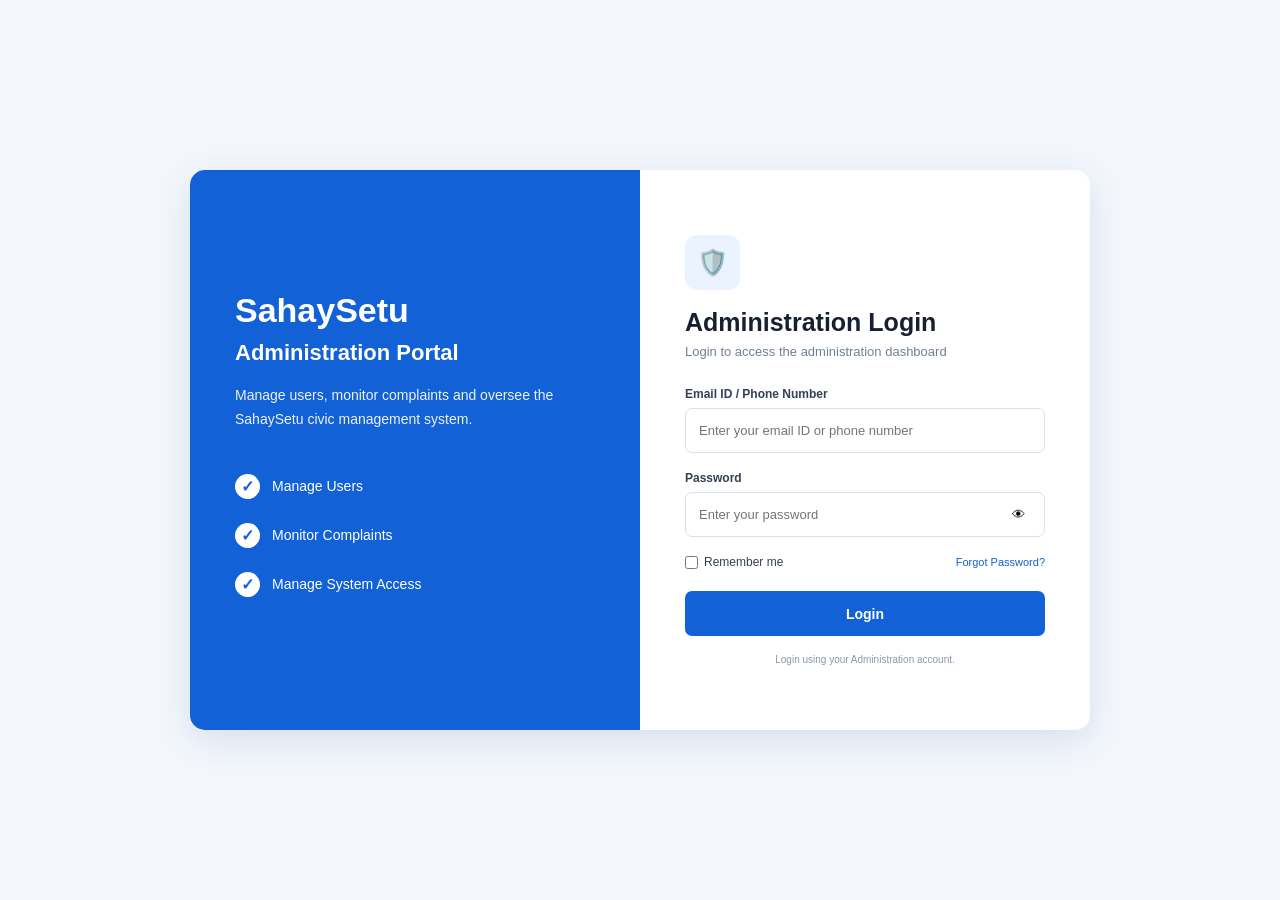
<file: frontend/administration/administration-login.html>
<!DOCTYPE html>
<html lang="en">

<head>
    <meta charset="UTF-8">
    <meta name="viewport" content="width=device-width, initial-scale=1.0">

    <title>SahaySetu - Administration Login</title>

    <link rel="stylesheet" href="administration-login.css">
</head>

<body>

    <div class="login-container">

        <!-- LEFT SIDE -->

        <div class="login-info">

            <h1>SahaySetu</h1>

            <h2>Administration Portal</h2>

            <p>
                Manage users, monitor complaints and
                oversee the SahaySetu civic management system.
            </p>


            <div class="info-box">
                <span>✓</span>
                <p>Manage Users</p>
            </div>


            <div class="info-box">
                <span>✓</span>
                <p>Monitor Complaints</p>
            </div>


            <div class="info-box">
                <span>✓</span>
                <p>Manage System Access</p>
            </div>

        </div>


        <!-- RIGHT SIDE -->

        <div class="login-box">

            <div class="login-icon">
                🛡️
            </div>


            <h2>Administration Login</h2>


            <p class="subtitle">
                Login to access the administration dashboard
            </p>


            <form id="loginForm">


                <label for="login">
                    Email ID / Phone Number
                </label>


                <input
                    type="text"
                    id="login"
                    placeholder="Enter your email ID or phone number"
                    autocomplete="username"
                    required
                >


                <label for="password">
                    Password
                </label>


                <div class="password-box">

                    <input
                        type="password"
                        id="password"
                        placeholder="Enter your password"
                        autocomplete="current-password"
                        required
                    >


                    <button
                        type="button"
                        class="show-password"
                        onclick="togglePassword()"
                    >
                        👁
                    </button>

                </div>


                <div class="login-options">

                    <label class="remember">

                        <input
                            type="checkbox"
                            id="rememberMe"
                        >

                        Remember me

                    </label>


                    <a href="#">
                        Forgot Password?
                    </a>

                </div>


                <button
                    type="submit"
                    class="login-button"
                    id="loginButton"
                >
                    Login
                </button>


            </form>


            <p
                class="login-message"
                id="loginMessage"
            >
                Login using your Administration account.
            </p>

        </div>

    </div>


    <script src="administration-login.js"></script>

</body>

</html>
</file>
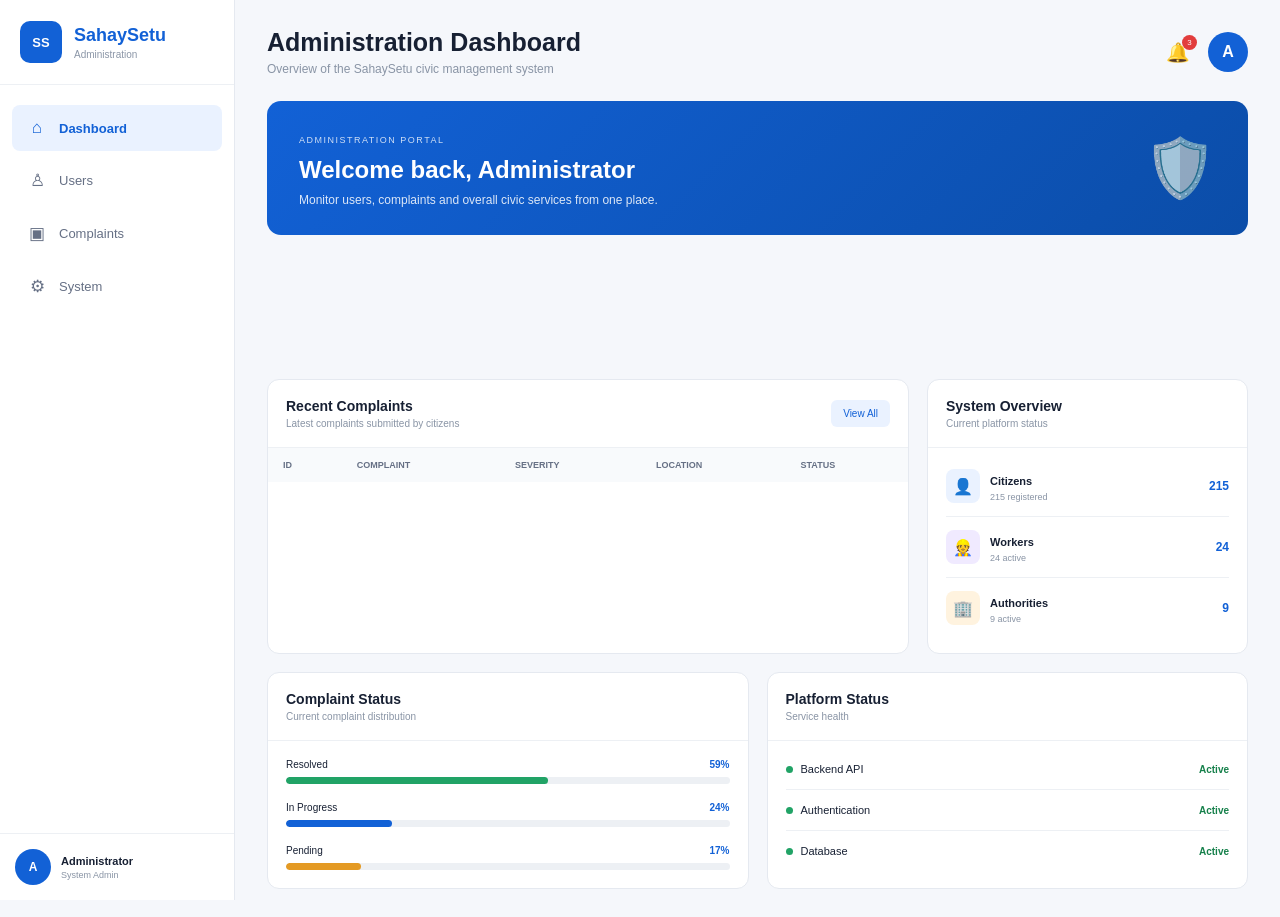
<file: frontend/administration/administration.html>
<!DOCTYPE html>
<html lang="en">

<head>
    <meta charset="UTF-8">
    <meta name="viewport" content="width=device-width, initial-scale=1.0">

    <title>SahaySetu - Administration Dashboard</title>

    <link rel="stylesheet" href="administration.css">
</head>

<body>

    <!-- SIDEBAR -->
    <aside class="sidebar">

        <div class="brand">
            <div class="brand-logo">SS</div>

            <div>
                <h2>SahaySetu</h2>
                <p>Administration</p>
            </div>
        </div>


        <nav class="navigation">

            <button class="nav-btn active"
                    onclick="showSection('dashboard', this)">
                <span>⌂</span>
                Dashboard
            </button>

            <button class="nav-btn"
                    onclick="showSection('users', this)">
                <span>♙</span>
                Users
            </button>

            <button class="nav-btn"
                    onclick="showSection('complaints', this)">
                <span>▣</span>
                Complaints
            </button>

            <button class="nav-btn"
                    onclick="showSection('system', this)">
                <span>⚙</span>
                System
            </button>

        </nav>


        <div class="sidebar-footer">

            <div class="admin-mini">

                <div class="mini-avatar">
                    A
                </div>

                <div>
                    <strong>Administrator</strong>
                    <small>System Admin</small>
                </div>

            </div>

        </div>

    </aside>


    <!-- MAIN CONTENT -->
    <main class="main-content">

        <!-- TOP BAR -->
        <header class="topbar">

            <div>

                <h1 id="pageTitle">
                    Administration Dashboard
                </h1>

                <p id="pageSubtitle">
                    Overview of the SahaySetu civic management system
                </p>

            </div>


            <div class="topbar-right">

                <div class="notification">
                    🔔
                    <span>3</span>
                </div>

                <div class="profile-avatar">
                    A
                </div>

            </div>

        </header>


        <!-- ================= DASHBOARD ================= -->

        <section id="dashboard" class="section active">

            <!-- WELCOME -->

            <div class="welcome-card">

                <div>

                    <span class="welcome-label">
                        ADMINISTRATION PORTAL
                    </span>

                    <h2>
                        Welcome back, Administrator
                    </h2>

                    <p>
                        Monitor users, complaints and overall
                        civic services from one place.
                    </p>

                </div>


                <div class="welcome-symbol">
                    🛡️
                </div>

            </div>


            <!-- STATISTICS -->

            <div class="stats-grid stats-loading">

                <div class="stat-card">

                    <div class="stat-icon blue">
                        👥
                    </div>

                    <div>
                        <p>Total Users</p>
                        <h2 id="totalUsers">0</h2>
                        <small>Registered accounts</small>
                    </div>

                </div>


                <div class="stat-card">

                    <div class="stat-icon orange">
                        ⚠
                    </div>

                    <div>
                        <p>Total Complaints</p>
                        <h2 id="totalComplaints">0</h2>
                        <small>All complaints</small>
                    </div>

                </div>


                <div class="stat-card">

                    <div class="stat-icon green">
                        ✓
                    </div>

                    <div>
                        <p>Resolved</p>
                        <h2 id="resolvedComplaints">0</h2>
                        <small>Successfully resolved</small>
                    </div>

                </div>


                <div class="stat-card">

                    <div class="stat-icon red">
                        !
                    </div>

                    <div>
                        <p>Pending</p>
                        <h2 id="pendingComplaints">0</h2>
                        <small>Need attention</small>
                    </div>

                </div>

            </div>


            <!-- MAIN DASHBOARD GRID -->

            <div class="dashboard-grid">

                <!-- RECENT COMPLAINTS -->

                <div class="card complaints-card">

                    <div class="card-heading">

                        <div>
                            <h3>Recent Complaints</h3>
                            <p>Latest complaints submitted by citizens</p>
                        </div>

                        <button class="view-btn"
                                onclick="showSectionByName('complaints')">
                            View All
                        </button>

                    </div>


                    <div class="table-wrapper">

                        <table>

                            <thead>

                                <tr>
                                    <th>ID</th>
                                    <th>Complaint</th>
                                    <th>Severity</th>
                                    <th>Location</th>
                                    <th>Status</th>
                                </tr>

                            </thead>

                            <tbody id="recentComplaints">

                            </tbody>

                        </table>

                    </div>

                </div>


                <!-- QUICK OVERVIEW -->

                <div class="card">

                    <div class="card-heading">

                        <div>
                            <h3>System Overview</h3>
                            <p>Current platform status</p>
                        </div>

                    </div>


                    <div class="overview-list">

                        <div class="overview-item">

                            <div class="overview-icon blue">
                                👤
                            </div>

                            <div>
                                <strong>Citizens</strong>
                                <p>215 registered</p>
                            </div>

                            <span>215</span>

                        </div>


                        <div class="overview-item">

                            <div class="overview-icon purple">
                                👷
                            </div>

                            <div>
                                <strong>Workers</strong>
                                <p>24 active</p>
                            </div>

                            <span>24</span>

                        </div>


                        <div class="overview-item">

                            <div class="overview-icon orange">
                                🏢
                            </div>

                            <div>
                                <strong>Authorities</strong>
                                <p>9 active</p>
                            </div>

                            <span>9</span>

                        </div>

                    </div>

                </div>

            </div>


            <!-- BOTTOM GRID -->

            <div class="bottom-grid">

                <div class="card">

                    <div class="card-heading">

                        <div>
                            <h3>Complaint Status</h3>
                            <p>Current complaint distribution</p>
                        </div>

                    </div>


                    <div class="status-bars">

                        <div class="bar-row">

                            <div class="bar-info">
                                <span>Resolved</span>
                                <strong>59%</strong>
                            </div>

                            <div class="bar">
                                <div class="bar-fill green-fill"
                                     style="width: 59%;">
                                </div>
                            </div>

                        </div>


                        <div class="bar-row">

                            <div class="bar-info">
                                <span>In Progress</span>
                                <strong>24%</strong>
                            </div>

                            <div class="bar">
                                <div class="bar-fill blue-fill"
                                     style="width: 24%;">
                                </div>
                            </div>

                        </div>


                        <div class="bar-row">

                            <div class="bar-info">
                                <span>Pending</span>
                                <strong>17%</strong>
                            </div>

                            <div class="bar">
                                <div class="bar-fill orange-fill"
                                     style="width: 17%;">
                                </div>
                            </div>

                        </div>

                    </div>

                </div>


                <div class="card">

                    <div class="card-heading">

                        <div>
                            <h3>Platform Status</h3>
                            <p>Service health</p>
                        </div>

                    </div>


                    <div class="service-list">

                        <div class="service-row">

                            <span>
                                <i class="online-dot"></i>
                                Backend API
                            </span>

                            <strong>Active</strong>

                        </div>


                        <div class="service-row">

                            <span>
                                <i class="online-dot"></i>
                                Authentication
                            </span>

                            <strong>Active</strong>

                        </div>


                        <div class="service-row">

                            <span>
                                <i class="online-dot"></i>
                                Database
                            </span>

                            <strong>Active</strong>

                        </div>

                    </div>

                </div>

            </div>

        </section>


        <!-- ================= USERS ================= -->

        <section id="users" class="section">

            <div class="section-title">

                <div>
                    <h2>User Management</h2>

                    <p>
                        View and manage SahaySetu users.
                    </p>
                </div>

                <button class="primary-btn"
                        onclick="refreshUsers()">
                    ↻ Refresh
                </button>

            </div>


            <div class="card">

                <div class="toolbar">

                    <input
                        type="text"
                        id="userSearch"
                        placeholder="Search users..."
                        oninput="searchUsers()">

                    <select id="roleFilter"
                            onchange="searchUsers()">

                        <option value="all">
                            All Roles
                        </option>

                        <option value="citizen">
                            Citizen
                        </option>

                        <option value="worker">
                            Worker
                        </option>

                        <option value="authority">
                            Authority
                        </option>

                        <option value="admin">
                            Administration
                        </option>

                    </select>

                </div>


                <div class="table-wrapper">

                    <table>

                        <thead>

                            <tr>
                                <th>ID</th>
                                <th>Name</th>
                                <th>Email</th>
                                <th>Role</th>
                                <th>Status</th>
                            </tr>

                        </thead>

                        <tbody id="usersTable">

                        </tbody>

                    </table>

                </div>

            </div>

        </section>


        <!-- ================= COMPLAINTS ================= -->

        <section id="complaints" class="section">

            <div class="section-title">

                <div>
                    <h2>Complaint Management</h2>

                    <p>
                        Monitor complaints received from citizens.
                    </p>
                </div>

                <button class="primary-btn"
                        onclick="refreshComplaints()">
                    ↻ Refresh
                </button>

            </div>


            <div class="card">

                <div class="toolbar">

                    <input
                        type="text"
                        id="complaintSearch"
                        placeholder="Search complaints..."
                        oninput="searchComplaints()">


                    <select id="complaintStatusFilter"
                            onchange="searchComplaints()">

                        <option value="all">
                            All Status
                        </option>

                        <option value="pending">
                            Pending
                        </option>

                        <option value="progress">
                            In Progress
                        </option>

                        <option value="resolved">
                            Resolved
                        </option>

                    </select>

                </div>


                <div class="table-wrapper">

                    <table>

                        <thead>

                            <tr>
                                <th>ID</th>
                                <th>Complaint</th>
                                <th>Location</th>
                                <th>Priority</th>
                                <th>Status</th>
                            </tr>

                        </thead>

                        <tbody id="complaintsTable">

                        </tbody>

                    </table>

                </div>

            </div>

        </section>


        <!-- ================= SYSTEM ================= -->

        <section id="system" class="section">

            <div class="section-title">

                <div>
                    <h2>System Information</h2>

                    <p>
                        SahaySetu platform information.
                    </p>
                </div>

            </div>


            <div class="system-grid">

                <div class="system-card">

                    <span>Frontend</span>

                    <strong>HTML / CSS / JavaScript</strong>

                </div>


                <div class="system-card">

                    <span>Backend</span>

                    <strong>FastAPI</strong>

                </div>


                <div class="system-card">

                    <span>Database</span>

                    <strong>PostgreSQL</strong>

                </div>


                <div class="system-card">

                    <span>Authentication</span>

                    <strong>Bearer Token</strong>

                </div>

            </div>

        </section>

    </main>


    <script src="administration.js"></script>

</body>

</html>
</file>
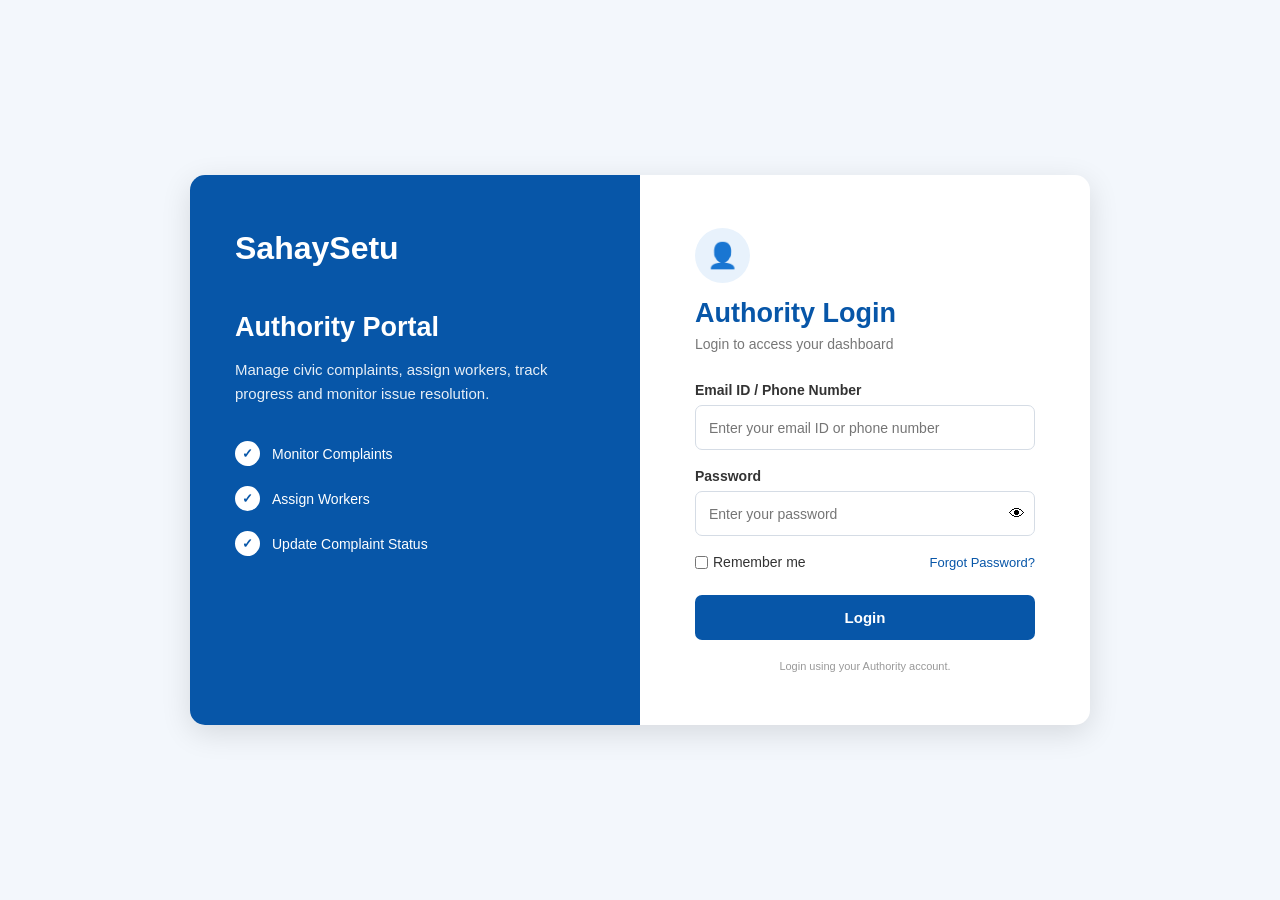
<file: frontend/authority-dashboard/authority.html>
<!DOCTYPE html>
<html lang="en">

<head>
    <meta charset="UTF-8">
    <meta name="viewport" content="width=device-width, initial-scale=1.0">

    <title>SahaySetu | Authority Dashboard</title>

    <link rel="stylesheet" href="authority.css">
</head>

<body>

    <!-- ================= SIDEBAR ================= -->

    <aside class="sidebar" id="sidebar">

        <div class="brand">

            <div class="brand-icon">
                S
            </div>

            <div>
                <h2>SahaySetu</h2>
                <span>Authority Portal</span>
            </div>

        </div>


        <nav class="navigation">

            <button
                class="nav-item active"
                onclick="showSection('dashboard', this)"
            >
                <span class="nav-icon">▦</span>
                <span>Dashboard</span>
            </button>


            <button
                class="nav-item"
                onclick="showSection('complaints', this)"
            >
                <span class="nav-icon">☷</span>
                <span>Complaints</span>
            </button>


            <button
                class="nav-item"
                onclick="showSection('workers', this)"
            >
                <span class="nav-icon">♙</span>
                <span>Workers</span>
            </button>


            <button
                class="nav-item"
                onclick="showSection('incidents', this)"
            >
                <span class="nav-icon">⚠</span>
                <span>Incidents</span>
            </button>


            <button
                class="nav-item"
                onclick="showSection('reports', this)"
            >
                <span class="nav-icon">▤</span>
                <span>Reports</span>
            </button>

        </nav>


        <div class="sidebar-bottom">

            <div class="help-box">

                <div class="help-icon">
                    ?
                </div>

                <div>
                    <strong>Need Help?</strong>
                    <p>Contact SahaySetu support.</p>
                </div>

            </div>


            <button
                class="logout-side"
                onclick="logout()"
            >
                <span>↪</span>
                Logout
            </button>

        </div>

    </aside>



    <!-- ================= MAIN AREA ================= -->

    <div class="main-area">

        <!-- HEADER -->

        <header class="topbar">

            <button
                class="menu-button"
                onclick="toggleSidebar()"
            >
                ☰
            </button>


            <div class="topbar-title">

                <span>Authority Management System</span>

            </div>


            <div class="topbar-right">

                <button
                    class="notification-button"
                    title="Notifications"
                >
                    🔔
                    <span class="notification-dot"></span>
                </button>


                <div class="profile">

                    <div class="profile-avatar">
                        A
                    </div>

                    <div class="profile-info">

                        <strong>Authority</strong>

                        <span id="authorityEmail">
                            Logged in
                        </span>

                    </div>

                </div>

            </div>

        </header>



        <!-- ================= CONTENT ================= -->

        <main class="content">


            <!-- ===================================== -->
            <!-- DASHBOARD SECTION -->
            <!-- ===================================== -->

            <section
                id="dashboard"
                class="page-section active-section"
            >

                <div class="page-heading">

                    <div>

                        <p class="small-heading">
                            OVERVIEW
                        </p>

                        <h1>Authority Dashboard</h1>

                        <p>
                            Monitor civic complaints and coordinate
                            issue resolution across Ghaziabad.
                        </p>

                    </div>


                    <button
                        class="primary-button"
                        onclick="loadComplaints()"
                    >
                        ↻ Refresh Data
                    </button>

                </div>



                <!-- STATISTICS -->

                <div class="stats-grid">

                    <div class="stat-card">

                        <div class="stat-top">

                            <div class="stat-icon blue">
                                ☷
                            </div>

                            <span class="stat-label">
                                TOTAL
                            </span>

                        </div>

                        <h2 id="totalComplaints">
                            0
                        </h2>

                        <p>
                            All complaints
                        </p>

                    </div>


                    <div class="stat-card">

                        <div class="stat-top">

                            <div class="stat-icon orange">
                                !
                            </div>

                            <span class="stat-label">
                                PENDING
                            </span>

                        </div>

                        <h2 id="pendingComplaints">
                            0
                        </h2>

                        <p>
                            Need attention
                        </p>

                    </div>


                    <div class="stat-card">

                        <div class="stat-top">

                            <div class="stat-icon purple">
                                ◷
                            </div>

                            <span class="stat-label">
                                IN PROGRESS
                            </span>

                        </div>

                        <h2 id="progressComplaints">
                            0
                        </h2>

                        <p>
                            Being resolved
                        </p>

                    </div>


                    <div class="stat-card">

                        <div class="stat-top">

                            <div class="stat-icon green">
                                ✓
                            </div>

                            <span class="stat-label">
                                RESOLVED
                            </span>

                        </div>

                        <h2 id="resolvedComplaints">
                            0
                        </h2>

                        <p>
                            Successfully closed
                        </p>

                    </div>

                </div>



                <!-- MAIN DASHBOARD GRID -->

                <div class="dashboard-grid">


                    <!-- RECENT COMPLAINTS -->

                    <div class="panel complaints-panel">

                        <div class="panel-header">

                            <div>

                                <h2>Recent Complaints</h2>

                                <p>
                                    Latest civic issues reported
                                </p>

                            </div>

                            <button
                                class="text-button"
                                onclick="showSectionById('complaints')"
                            >
                                View All →
                            </button>

                        </div>


                        <div
                            id="recentComplaints"
                            class="table-wrapper"
                        >

                            <div class="loading">
                                Loading complaints...
                            </div>

                        </div>

                    </div>



                    <!-- PRIORITY -->

                    <div class="panel priority-panel">

                        <div class="panel-header">

                            <div>

                                <h2>Priority Overview</h2>

                                <p>
                                    Complaints requiring attention
                                </p>

                            </div>

                        </div>


                        <div class="priority-list">

                            <div class="priority-item">

                                <div class="priority-left">

                                    <span class="priority-dot high"></span>

                                    <span>High Priority</span>

                                </div>

                                <strong id="highPriority">
                                    0
                                </strong>

                            </div>


                            <div class="priority-item">

                                <div class="priority-left">

                                    <span class="priority-dot medium"></span>

                                    <span>Medium Priority</span>

                                </div>

                                <strong id="mediumPriority">
                                    0
                                </strong>

                            </div>


                            <div class="priority-item">

                                <div class="priority-left">

                                    <span class="priority-dot low"></span>

                                    <span>Low Priority</span>

                                </div>

                                <strong id="lowPriority">
                                    0
                                </strong>

                            </div>

                        </div>


                        <div class="priority-note">

                            <strong>Smart monitoring</strong>

                            <p>
                                Prioritize complaints based on
                                severity and community impact.
                            </p>

                        </div>

                    </div>

                </div>


                <!-- QUICK ACTIONS -->

                <div class="panel quick-panel">

                    <div class="panel-header">

                        <div>

                            <h2>Quick Actions</h2>

                            <p>
                                Frequently used authority tools
                            </p>

                        </div>

                    </div>


                    <div class="quick-actions">

                        <button
                            onclick="showSectionById('complaints')"
                            class="quick-action"
                        >

                            <span class="quick-icon blue-bg">
                                ☷
                            </span>

                            <div>
                                <strong>Manage Complaints</strong>
                                <span>
                                    Review and monitor complaints
                                </span>
                            </div>

                        </button>


                        <button
                            onclick="showSectionById('workers')"
                            class="quick-action"
                        >

                            <span class="quick-icon purple-bg">
                                ♙
                            </span>

                            <div>
                                <strong>Manage Workers</strong>
                                <span>
                                    View worker assignments
                                </span>
                            </div>

                        </button>


                        <button
                            onclick="showSectionById('incidents')"
                            class="quick-action"
                        >

                            <span class="quick-icon orange-bg">
                                ⚠
                            </span>

                            <div>
                                <strong>Incident Analysis</strong>
                                <span>
                                    Identify related complaints
                                </span>
                            </div>

                        </button>

                    </div>

                </div>

            </section>



            <!-- ===================================== -->
            <!-- COMPLAINTS SECTION -->
            <!-- ===================================== -->

            <section
                id="complaints"
                class="page-section"
            >

                <div class="page-heading">

                    <div>

                        <p class="small-heading">
                            CASE MANAGEMENT
                        </p>

                        <h1>Complaints</h1>

                        <p>
                            Review and monitor civic complaints.
                        </p>

                    </div>

                    <button
                        class="primary-button"
                        onclick="loadComplaints()"
                    >
                        ↻ Refresh
                    </button>

                </div>


                <div class="panel">

                    <div class="filter-bar">

                        <div class="search-box">

                            <span>⌕</span>

                            <input
                                type="text"
                                id="searchInput"
                                placeholder="Search complaints..."
                                oninput="filterComplaints()"
                            >

                        </div>


                        <select
                            id="statusFilter"
                            onchange="filterComplaints()"
                        >

                            <option value="all">
                                All Status
                            </option>

                            <option value="pending">
                                Pending
                            </option>

                            <option value="progress">
                                In Progress
                            </option>

                            <option value="resolved">
                                Resolved
                            </option>

                        </select>


                        <select
                            id="priorityFilter"
                            onchange="filterComplaints()"
                        >

                            <option value="all">
                                All Priority
                            </option>

                            <option value="high">
                                High
                            </option>

                            <option value="medium">
                                Medium
                            </option>

                            <option value="low">
                                Low
                            </option>

                        </select>

                    </div>


                    <div
                        id="complaintsTable"
                        class="table-wrapper"
                    >

                        <div class="loading">
                            Loading complaints...
                        </div>

                    </div>

                </div>

            </section>



            <!-- ===================================== -->
            <!-- WORKERS SECTION -->
            <!-- ===================================== -->

            <section
                id="workers"
                class="page-section"
            >

                <div class="page-heading">

                    <div>

                        <p class="small-heading">
                            FIELD OPERATIONS
                        </p>

                        <h1>Workers</h1>

                        <p>
                            Manage worker assignments and field operations.
                        </p>

                    </div>

                </div>

                <div class="stats-grid worker-stats">
                    <div class="stat-card">
                        <div class="stat-top"><span class="stat-label">WORKERS</span></div>
                        <h2 id="workerTotal">0</h2>
                        <p>All registered workers</p>
                    </div>
                    <div class="stat-card">
                        <div class="stat-top"><span class="stat-label">ASSIGNED</span></div>
                        <h2 id="workerAssignedTotal">0</h2>
                        <p>Complaints with a worker</p>
                    </div>
                    <div class="stat-card">
                        <div class="stat-top"><span class="stat-label">UNASSIGNED</span></div>
                        <h2 id="workerUnassignedTotal">0</h2>
                        <p>Complaints awaiting assignment</p>
                    </div>
                </div>

                <div class="panel assignment-panel">
                    <div class="panel-header">
                        <div>
                            <h2>Assign a complaint</h2>
                            <p>Eligible workers are limited to the complaint’s matching category.</p>
                        </div>
                    </div>
                    <div class="assignment-controls">
                        <label>
                            Complaint
                            <select id="complaintSelect" aria-label="Complaint selection" onchange="loadEligibleWorkers()">
                                <option value="">Select a complaint</option>
                            </select>
                        </label>
                        <label>
                            Category-matched worker
                            <select id="workerSelect" aria-label="Worker selection" onchange="updateAssignmentButton(); showSelectedWorkerAssignments()" disabled>
                                <option value="">Select a complaint first</option>
                            </select>
                        </label>
                        <button id="assignButton" class="primary-button" onclick="assignWorkerToComplaint()" disabled>
                            Assign Worker
                        </button>
                    </div>
                    <p id="selectedComplaintInfo" class="assignment-info" aria-live="polite">
                        Select a complaint to view its current assignment and eligible workers.
                    </p>
                    <p id="assignmentStatus" class="assignment-message" role="status" aria-live="polite"></p>
                </div>

                <div class="panel">
                    <div class="panel-header worker-table-header">
                        <div>
                            <h2>Worker assignments</h2>
                            <p>Expand a worker to inspect assigned complaints and their current status.</p>
                        </div>
                        <label class="category-filter-label">
                            Filter category
                            <select id="workerCategoryFilter" onchange="filterWorkers()">
                                <option value="all">All categories</option>
                                <option>Pothole &amp; Road Damage</option>
                                <option>Broken Streetlight</option>
                                <option>Garbage Accumulation</option>
                                <option>Water Leakage</option>
                                <option>Blocked Drainage</option>
                                <option value="unclassified">No category</option>
                            </select>
                        </label>
                    </div>
                    <div id="workerTable" class="table-wrapper">
                        <div class="loading">Loading workers...</div>
                    </div>
                </div>

            </section>



            <!-- ===================================== -->
            <!-- INCIDENTS SECTION -->
            <!-- ===================================== -->

            <section
                id="incidents"
                class="page-section"
            >

                <div class="page-heading">

                    <div>

                        <p class="small-heading">
                            SMART INCIDENT MANAGEMENT
                        </p>

                        <h1>Incident Analysis</h1>

                        <p>
                            Identify relationships between complaints
                            and combine related reports.
                        </p>

                    </div>

                </div>

                <div class="panel">
                    <div class="incident-fusion-tool">
                        <label for="fusionComplaintSelect">Review an unlinked complaint for possible incident grouping</label>
                        <div class="incident-fusion-controls">
                            <select id="fusionComplaintSelect">
                                <option value="">Loading complaints...</option>
                            </select>
                            <button id="fuseComplaintButton" type="button" class="btn-primary">Find related reports</button>
                        </div>
                        <p class="analysis-disclaimer">
                            Grouping is a rule-based proximity/category hypothesis, not proof that reports describe the same physical incident.
                        </p>
                        <div id="fusionStatus" class="form-status" role="status" aria-live="polite"></div>
                    </div>
                    <div class="panel-header">
                        <div>
                            <h2>Known Incidents</h2>
                            <p>Inspect linked complaints, relationship hypotheses, work records and recovery observations.</p>
                        </div>
                    </div>
                    <div id="incidentList" class="table-wrapper">
                        <div class="loading">Loading incidents...</div>
                    </div>
                    <div id="incidentAnalysisPanel" class="incident-analysis-panel" hidden aria-live="polite"></div>
                </div>

            </section>



            <!-- ===================================== -->
            <!-- REPORTS SECTION -->
            <!-- ===================================== -->

            <section
                id="reports"
                class="page-section"
            >

                <div class="page-heading">

                    <div>

                        <p class="small-heading">
                            ANALYTICS
                        </p>

                        <h1>Reports</h1>

                        <p>
                            Monitor complaint resolution performance.
                        </p>

                    </div>

                </div>


                <div class="report-grid">

                    <div class="report-card">

                        <span>Total Complaints</span>

                        <strong id="reportTotal">
                            0
                        </strong>

                    </div>


                    <div class="report-card">

                        <span>Pending Cases</span>

                        <strong id="reportPending">
                            0
                        </strong>

                    </div>


                    <div class="report-card">

                        <span>Resolved Cases</span>

                        <strong id="reportResolved">
                            0
                        </strong>

                    </div>

                </div>

            </section>

        </main>

    </div>



    <!-- JAVASCRIPT -->

    <script src="authority.js"></script>

</body>

</html>
</file>
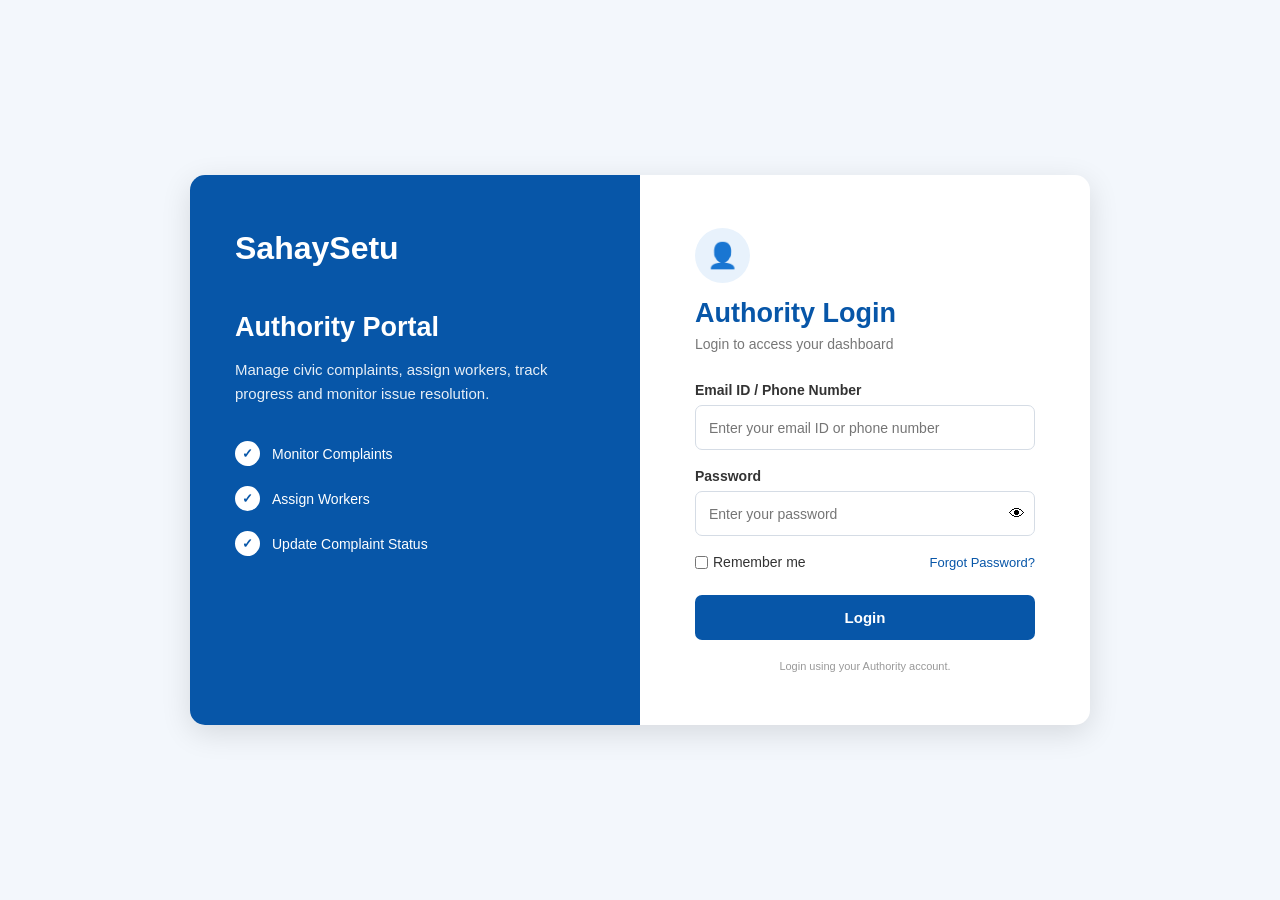
<file: frontend/authority-login/authority-login.html>
<!DOCTYPE html>
<html lang="en">

<head>
    <meta charset="UTF-8">
    <meta name="viewport" content="width=device-width, initial-scale=1.0">

    <title>Authority Login</title>

    <link rel="stylesheet" href="authority-login.css">
</head>

<body>

    <div class="login-container">

        <!-- LEFT SIDE -->
        <div class="login-info">

            <h1>SahaySetu</h1>

            <h2>Authority Portal</h2>

            <p>
                Manage civic complaints, assign workers,
                track progress and monitor issue resolution.
            </p>

            <div class="info-box">
                <span>✓</span>
                <p>Monitor Complaints</p>
            </div>

            <div class="info-box">
                <span>✓</span>
                <p>Assign Workers</p>
            </div>

            <div class="info-box">
                <span>✓</span>
                <p>Update Complaint Status</p>
            </div>

        </div>


        <!-- RIGHT SIDE -->
        <div class="login-box">

            <div class="login-icon">
                👤
            </div>

            <h2>Authority Login</h2>

            <p class="subtitle">
                Login to access your dashboard
            </p>


            <form id="loginForm">

                <label for="login">
                    Email ID / Phone Number
                </label>

                <input
                    type="text"
                    id="login"
                    placeholder="Enter your email ID or phone number"
                    autocomplete="username"
                    required
                >


                <label for="password">
                    Password
                </label>

                <div class="password-box">

                    <input
                        type="password"
                        id="password"
                        placeholder="Enter your password"
                        autocomplete="current-password"
                        required
                    >

                    <button
                        type="button"
                        class="show-password"
                        onclick="togglePassword()"
                    >
                        👁
                    </button>

                </div>


                <div class="login-options">

                    <label class="remember">
                        <input
                            type="checkbox"
                            id="rememberMe"
                        >
                        Remember me
                    </label>

                    <a href="#">
                        Forgot Password?
                    </a>

                </div>


                <button
                    type="submit"
                    class="login-button"
                    id="loginButton"
                >
                    Login
                </button>

            </form>


            <p class="demo-text" id="loginMessage">
                Login using your Authority account.
            </p>

        </div>

    </div>


    <script src="authority-login.js"></script>

</body>

</html>
</file>
<file: frontend/administration/administration-login.css>
* {
    margin: 0;
    padding: 0;
    box-sizing: border-box;
}


body {
    font-family: Arial, sans-serif;

    background: #f3f7fc;

    min-height: 100vh;

    display: flex;

    align-items: center;

    justify-content: center;
}


.login-container {
    width: 900px;

    min-height: 560px;

    background: white;

    border-radius: 15px;

    overflow: hidden;

    display: grid;

    grid-template-columns: 1fr 1fr;

    box-shadow:
        0 10px 35px rgba(0, 60, 130, 0.12);
}


/* ==========================================
   LEFT SIDE
   ========================================== */

.login-info {
    background: #1261d6;

    color: white;

    padding: 55px 45px;

    display: flex;

    flex-direction: column;

    justify-content: center;
}


.login-info h1 {
    font-size: 34px;

    margin-bottom: 10px;
}


.login-info h2 {
    font-size: 22px;

    margin-bottom: 18px;
}


.login-info > p {
    font-size: 14px;

    line-height: 1.7;

    opacity: 0.92;

    margin-bottom: 30px;
}


.info-box {
    display: flex;

    align-items: center;

    gap: 12px;

    margin: 12px 0;
}


.info-box span {
    width: 25px;
    height: 25px;

    background: white;

    color: #1261d6;

    border-radius: 50%;

    display: flex;

    align-items: center;

    justify-content: center;

    font-weight: bold;
}


.info-box p {
    font-size: 14px;
}


/* ==========================================
   RIGHT SIDE
   ========================================== */

.login-box {
    padding: 50px 45px;

    display: flex;

    flex-direction: column;

    justify-content: center;
}


.login-icon {
    width: 55px;
    height: 55px;

    background: #eaf3ff;

    border-radius: 12px;

    display: flex;

    align-items: center;

    justify-content: center;

    font-size: 25px;

    margin-bottom: 18px;
}


.login-box h2 {
    color: #172033;

    font-size: 25px;

    margin-bottom: 7px;
}


.subtitle {
    color: #718096;

    font-size: 13px;

    margin-bottom: 28px;
}


/* ==========================================
   FORM
   ========================================== */

form {
    display: flex;

    flex-direction: column;
}


label {
    color: #344054;

    font-size: 12px;

    font-weight: bold;

    margin-bottom: 7px;
}


input[type="text"],
input[type="password"] {
    width: 100%;

    height: 45px;

    border: 1px solid #d8e1ec;

    border-radius: 7px;

    padding: 0 13px;

    outline: none;

    font-size: 13px;

    margin-bottom: 18px;
}


input:focus {
    border-color: #1261d6;

    box-shadow:
        0 0 0 3px rgba(18, 97, 214, 0.08);
}


/* ==========================================
   PASSWORD
   ========================================== */

.password-box {
    position: relative;
}


.password-box input {
    padding-right: 45px;
}


.show-password {
    position: absolute;

    right: 8px;

    top: 0;

    height: 45px;

    width: 38px;

    border: none;

    background: transparent;

    cursor: pointer;
}


/* ==========================================
   OPTIONS
   ========================================== */

.login-options {
    display: flex;

    justify-content: space-between;

    align-items: center;

    margin-bottom: 22px;
}


.remember {
    display: flex;

    align-items: center;

    gap: 6px;

    font-weight: normal;

    margin: 0;
}


.remember input {
    width: auto;

    margin: 0;
}


.login-options a {
    color: #1261d6;

    font-size: 11px;

    text-decoration: none;
}


/* ==========================================
   BUTTON
   ========================================== */

.login-button {
    height: 45px;

    border: none;

    border-radius: 7px;

    background: #1261d6;

    color: white;

    font-size: 14px;

    font-weight: bold;

    cursor: pointer;
}


.login-button:hover {
    background: #0b3f91;
}


.login-button:disabled {
    opacity: 0.7;

    cursor: not-allowed;
}


/* ==========================================
   MESSAGE
   ========================================== */

.login-message {
    text-align: center;

    color: #8a98a9;

    font-size: 10px;

    margin-top: 18px;
}


/* ==========================================
   MOBILE
   ========================================== */

@media (max-width: 750px) {

    .login-container {
        width: 94%;

        grid-template-columns: 1fr;
    }


    .login-info {
        padding: 35px;

        min-height: 300px;
    }


    .login-box {
        padding: 35px;
    }

}
</file>
<file: frontend/administration/administration.css>
* {
    margin: 0;
    padding: 0;
    box-sizing: border-box;
}


body {
    font-family: Arial, sans-serif;
    background: #f5f7fb;
    color: #172033;
}


/* ================= SIDEBAR ================= */

.sidebar {
    position: fixed;
    left: 0;
    top: 0;

    width: 235px;
    height: 100vh;

    background: #ffffff;

    border-right: 1px solid #e5e9f0;

    display: flex;
    flex-direction: column;

    z-index: 100;
}


.brand {
    height: 85px;

    padding: 20px;

    display: flex;
    align-items: center;

    gap: 12px;

    border-bottom: 1px solid #edf0f4;
}


.brand-logo {
    width: 42px;
    height: 42px;

    background: #1261d6;

    color: white;

    border-radius: 10px;

    display: flex;
    align-items: center;
    justify-content: center;

    font-size: 13px;
    font-weight: bold;
}


.brand h2 {
    color: #1261d6;
    font-size: 18px;
}


.brand p {
    color: #8b96a7;
    font-size: 10px;

    margin-top: 3px;
}


.navigation {
    padding: 20px 12px;
}


.nav-btn {
    width: 100%;

    border: none;

    background: transparent;

    color: #667085;

    padding: 13px 15px;

    margin-bottom: 6px;

    border-radius: 8px;

    display: flex;
    align-items: center;

    gap: 12px;

    cursor: pointer;

    font-size: 13px;

    text-align: left;
}


.nav-btn span {
    width: 20px;

    text-align: center;

    font-size: 17px;
}


.nav-btn:hover {
    background: #eef5ff;
    color: #1261d6;
}


.nav-btn.active {
    background: #eaf2ff;
    color: #1261d6;

    font-weight: bold;
}


.sidebar-footer {
    margin-top: auto;

    padding: 15px;

    border-top: 1px solid #edf0f4;
}


.admin-mini {
    display: flex;
    align-items: center;

    gap: 10px;
}


.mini-avatar {
    width: 36px;
    height: 36px;

    background: #1261d6;

    color: white;

    border-radius: 50%;

    display: flex;
    align-items: center;
    justify-content: center;

    font-size: 12px;
    font-weight: bold;
}


.admin-mini strong {
    display: block;

    font-size: 11px;
}


.admin-mini small {
    display: block;

    color: #8994a5;

    font-size: 9px;

    margin-top: 3px;
}


/* ================= MAIN ================= */

.main-content {
    margin-left: 235px;

    min-height: 100vh;

    padding: 28px 32px;
}


/* ================= TOPBAR ================= */

.topbar {
    display: flex;

    align-items: center;

    justify-content: space-between;

    margin-bottom: 25px;
}


.topbar h1 {
    font-size: 25px;

    margin-bottom: 5px;
}


.topbar p {
    color: #8994a5;

    font-size: 12px;
}


.topbar-right {
    display: flex;

    align-items: center;

    gap: 18px;
}


.notification {
    position: relative;

    font-size: 19px;

    cursor: pointer;
}


.notification span {
    position: absolute;

    top: -6px;
    right: -7px;

    width: 15px;
    height: 15px;

    background: #e23d3d;

    color: white;

    border-radius: 50%;

    display: flex;
    align-items: center;
    justify-content: center;

    font-size: 8px;
}


.profile-avatar {
    width: 40px;
    height: 40px;

    background: #1261d6;

    color: white;

    border-radius: 50%;

    display: flex;
    align-items: center;
    justify-content: center;

    font-weight: bold;
}


/* ================= SECTIONS ================= */

.section {
    display: none;
}


.section.active {
    display: block;
}


/* ================= WELCOME ================= */

.welcome-card {
    background: linear-gradient(
        135deg,
        #1261d6,
        #0b4da8
    );

    color: white;

    border-radius: 14px;

    padding: 28px 32px;

    display: flex;

    align-items: center;

    justify-content: space-between;

    margin-bottom: 20px;
}


.welcome-label {
    font-size: 9px;

    letter-spacing: 1.5px;

    opacity: 0.8;
}


.welcome-card h2 {
    font-size: 24px;

    margin: 9px 0;
}


.welcome-card p {
    font-size: 12px;

    opacity: 0.85;
}


.welcome-symbol {
    font-size: 58px;

    opacity: 0.8;
}


/* ================= STATISTICS ================= */

.stats-grid {
    display: grid;

    grid-template-columns: repeat(4, 1fr);

    gap: 16px;

    margin-bottom: 20px;
}


.stat-card {
    background: white;

    border: 1px solid #e5e9f0;

    border-radius: 12px;

    padding: 19px;

    display: flex;

    align-items: center;

    gap: 14px;
}


.stat-icon {
    width: 46px;
    height: 46px;

    border-radius: 10px;

    display: flex;
    align-items: center;
    justify-content: center;

    font-size: 18px;
}


.stat-icon.blue {
    background: #eaf2ff;
    color: #1261d6;
}


.stat-icon.orange {
    background: #fff3df;
    color: #d88400;
}


.stat-icon.green {
    background: #e7f8ef;
    color: #16804b;
}


.stat-icon.red {
    background: #ffeded;
    color: #d23b3b;
}


.stat-card p {
    color: #8994a5;

    font-size: 10px;
}


.stat-card h2 {
    font-size: 23px;

    margin: 4px 0;
}


.stat-card small {
    color: #a0a9b6;

    font-size: 9px;
}


/* ================= CARDS ================= */

.card {
    background: white;

    border: 1px solid #e5e9f0;

    border-radius: 12px;

    overflow: hidden;
}


.dashboard-grid {
    display: grid;

    grid-template-columns: 2fr 1fr;

    gap: 18px;

    margin-bottom: 18px;
}


.bottom-grid {
    display: grid;

    grid-template-columns: 1fr 1fr;

    gap: 18px;
}


.card-heading {
    padding: 18px;

    display: flex;

    align-items: center;

    justify-content: space-between;

    border-bottom: 1px solid #edf0f4;
}


.card-heading h3 {
    font-size: 14px;
}


.card-heading p {
    color: #8994a5;

    font-size: 10px;

    margin-top: 4px;
}


.view-btn {
    border: none;

    background: #eaf2ff;

    color: #1261d6;

    padding: 8px 12px;

    border-radius: 6px;

    cursor: pointer;

    font-size: 10px;
}


.view-btn:hover {
    background: #dceaff;
}


/* ================= TABLE ================= */

.table-wrapper {
    width: 100%;

    overflow-x: auto;
}


table {
    width: 100%;

    border-collapse: collapse;

    min-width: 550px;
}


th {
    background: #f8fafc;

    color: #667085;

    padding: 12px 15px;

    text-align: left;

    font-size: 9px;

    text-transform: uppercase;
}


td {
    padding: 13px 15px;

    border-top: 1px solid #edf0f4;

    color: #475467;

    font-size: 11px;
}


.status {
    display: inline-block;

    padding: 5px 9px;

    border-radius: 20px;

    font-size: 9px;

    font-weight: bold;
}


.status.pending {
    background: #fff3df;
    color: #c77b00;
}


.status.progress {
    background: #eaf2ff;
    color: #1261d6;
}


.status.resolved {
    background: #e7f8ef;
    color: #16804b;
}


/* ================= OVERVIEW ================= */

.overview-list {
    padding: 8px 18px 15px;
}


.overview-item {
    display: flex;

    align-items: center;

    gap: 10px;

    padding: 13px 0;

    border-bottom: 1px solid #edf0f4;
}


.overview-item:last-child {
    border-bottom: none;
}


.overview-icon {
    width: 34px;
    height: 34px;

    border-radius: 8px;

    display: flex;
    align-items: center;
    justify-content: center;
}


.overview-icon.blue {
    background: #eaf2ff;
}


.overview-icon.purple {
    background: #f0eaff;
}


.overview-icon.orange {
    background: #fff3df;
}


.overview-item div:nth-child(2) {
    flex: 1;
}


.overview-item strong {
    font-size: 11px;
}


.overview-item p {
    color: #8994a5;

    font-size: 9px;

    margin-top: 3px;
}


.overview-item > span {
    font-size: 12px;

    font-weight: bold;

    color: #1261d6;
}


/* ================= STATUS BARS ================= */

.status-bars {
    padding: 18px;
}


.bar-row {
    margin-bottom: 18px;
}


.bar-row:last-child {
    margin-bottom: 0;
}


.bar-info {
    display: flex;

    justify-content: space-between;

    margin-bottom: 7px;

    font-size: 10px;
}


.bar-info strong {
    color: #1261d6;
}


.bar {
    width: 100%;

    height: 7px;

    background: #edf0f4;

    border-radius: 10px;

    overflow: hidden;
}


.bar-fill {
    height: 100%;

    border-radius: 10px;
}


.green-fill {
    background: #21a366;
}


.blue-fill {
    background: #1261d6;
}


.orange-fill {
    background: #e49a24;
}


/* ================= SERVICES ================= */

.service-list {
    padding: 8px 18px 15px;
}


.service-row {
    display: flex;

    align-items: center;

    justify-content: space-between;

    padding: 14px 0;

    border-bottom: 1px solid #edf0f4;

    font-size: 11px;
}


.service-row:last-child {
    border-bottom: none;
}


.service-row span {
    display: flex;

    align-items: center;

    gap: 8px;
}


.service-row strong {
    color: #16804b;

    font-size: 10px;
}


.online-dot {
    width: 7px;
    height: 7px;

    background: #21a366;

    border-radius: 50%;

    display: inline-block;
}


/* ================= SECTION TITLE ================= */

.section-title {
    display: flex;

    align-items: center;

    justify-content: space-between;

    margin-bottom: 20px;
}


.section-title h2 {
    font-size: 22px;
}


.section-title p {
    color: #8994a5;

    font-size: 12px;

    margin-top: 5px;
}


.primary-btn {
    border: none;

    background: #1261d6;

    color: white;

    padding: 10px 15px;

    border-radius: 7px;

    cursor: pointer;

    font-size: 11px;
}


.primary-btn:hover {
    background: #0b4da8;
}


/* ================= TOOLBAR ================= */

.toolbar {
    padding: 16px;

    display: flex;

    gap: 10px;

    border-bottom: 1px solid #edf0f4;
}


.toolbar input,
.toolbar select {
    height: 38px;

    border: 1px solid #dce2ea;

    border-radius: 7px;

    padding: 0 12px;

    outline: none;

    font-size: 11px;
}


.toolbar input {
    width: 300px;
}


.toolbar input:focus,
.toolbar select:focus {
    border-color: #1261d6;
}


/* ================= SYSTEM ================= */

.system-grid {
    display: grid;

    grid-template-columns: repeat(2, 1fr);

    gap: 18px;
}


.system-card {
    background: white;

    border: 1px solid #e5e9f0;

    border-radius: 12px;

    padding: 25px;
}


.system-card span {
    display: block;

    color: #8994a5;

    font-size: 10px;

    margin-bottom: 8px;
}


.system-card strong {
    color: #1261d6;

    font-size: 15px;
}


/* ================= RESPONSIVE ================= */

@media (max-width: 1100px) {

    .stats-grid {
        grid-template-columns: repeat(2, 1fr);
    }

    .dashboard-grid {
        grid-template-columns: 1fr;
    }

}


@media (max-width: 800px) {

    .sidebar {
        width: 70px;
    }

    .brand {
        justify-content: center;

        padding: 10px;
    }

    .brand > div:last-child {
        display: none;
    }

    .nav-btn {
        justify-content: center;

        padding: 14px 5px;

        font-size: 0;
    }

    .nav-btn span {
        font-size: 18px;
    }

    .admin-mini div:last-child {
        display: none;
    }

    .admin-mini {
        justify-content: center;
    }

    .main-content {
        margin-left: 70px;

        padding: 20px;
    }

    .bottom-grid {
        grid-template-columns: 1fr;
    }

}


@media (max-width: 600px) {

    .stats-grid {
        grid-template-columns: 1fr;
    }

    .system-grid {
        grid-template-columns: 1fr;
    }

    .topbar {
        align-items: flex-start;
    }

    .topbar h1 {
        font-size: 20px;
    }

    .notification,
    .profile-avatar {
        display: none;
    }

    .welcome-symbol {
        display: none;
    }

    .toolbar {
        flex-direction: column;
    }

    .toolbar input {
        width: 100%;
    }

}


/* ========================================
   SAHAYSETU — COMPLAINT TABLE ENHANCEMENTS
======================================== */

.severity-badge {
    display: inline-flex;
    align-items: center;
    padding: 5px 10px;
    border-radius: 999px;
    font-size: 11px;
    font-weight: 700;
    letter-spacing: 0.5px;
    white-space: nowrap;
}

.severity-high {
    background: #fee2e2;
    color: #b91c1c;
}

.severity-medium {
    background: #fef3c7;
    color: #92400e;
}

.severity-low {
    background: #dcfce7;
    color: #166534;
}

.severity-unknown {
    background: #e5e7eb;
    color: #374151;
}

.location-link {
    color: #2563eb;
    text-decoration: none;
    font-weight: 500;
    white-space: nowrap;
}

.location-link:hover {
    text-decoration: underline;
}

.complaint-id {
    font-weight: 700;
    white-space: nowrap;
}

.complaint-description {
    min-width: 220px;
    line-height: 1.6;
}

.stats-loading {
    visibility: hidden;
}
</file>
<file: frontend/authority-dashboard/authority.css>
/* ==========================================
   SAHAYSETU AUTHORITY DASHBOARD
   ========================================== */

* {
    margin: 0;
    padding: 0;
    box-sizing: border-box;
}


:root {
    --blue: #1261d6;
    --dark-blue: #0b3f91;
    --light-blue: #eaf3ff;
    --background: #f5f8fc;
    --white: #ffffff;
    --text: #172033;
    --muted: #718096;
    --border: #e3eaf3;
    --green: #159447;
    --orange: #ed8b18;
    --red: #dc3545;
    --purple: #7656d6;
}


body {
    font-family:
        Arial,
        Helvetica,
        sans-serif;

    background: var(--background);

    color: var(--text);

    min-height: 100vh;
}


/* ==========================================
   SIDEBAR
   ========================================== */

.sidebar {
    position: fixed;

    left: 0;
    top: 0;
    bottom: 0;

    width: 245px;

    background: var(--white);

    border-right: 1px solid var(--border);

    display: flex;

    flex-direction: column;

    z-index: 100;
}


.brand {
    height: 88px;

    display: flex;

    align-items: center;

    gap: 12px;

    padding: 0 22px;

    border-bottom: 1px solid var(--border);
}


.brand-icon {
    width: 42px;
    height: 42px;

    background: var(--blue);

    color: white;

    border-radius: 10px;

    display: flex;

    justify-content: center;

    align-items: center;

    font-size: 22px;

    font-weight: bold;
}


.brand h2 {
    font-size: 19px;

    color: var(--blue);
}


.brand span {
    font-size: 11px;

    color: var(--muted);
}


/* ==========================================
   NAVIGATION
   ========================================== */

.navigation {
    padding: 22px 14px;

    flex: 1;
}


.nav-item {
    width: 100%;

    border: none;

    background: transparent;

    color: #607086;

    padding: 13px 15px;

    border-radius: 8px;

    display: flex;

    align-items: center;

    gap: 13px;

    margin-bottom: 6px;

    cursor: pointer;

    font-size: 14px;

    text-align: left;
}


.nav-item:hover {
    background: #f0f6ff;

    color: var(--blue);
}


.nav-item.active {
    background: var(--light-blue);

    color: var(--blue);

    font-weight: bold;
}


.nav-icon {
    width: 22px;

    text-align: center;

    font-size: 17px;
}


/* ==========================================
   SIDEBAR BOTTOM
   ========================================== */

.sidebar-bottom {
    padding: 15px;

    border-top: 1px solid var(--border);
}


.help-box {
    background: #f5f9ff;

    border-radius: 9px;

    padding: 13px;

    display: flex;

    gap: 10px;

    margin-bottom: 12px;
}


.help-icon {
    min-width: 28px;
    height: 28px;

    background: var(--blue);

    color: white;

    border-radius: 50%;

    display: flex;

    align-items: center;

    justify-content: center;
}


.help-box strong {
    font-size: 12px;
}


.help-box p {
    color: var(--muted);

    font-size: 10px;

    margin-top: 3px;

    line-height: 1.4;
}


.logout-side {
    width: 100%;

    padding: 11px;

    background: white;

    border: 1px solid var(--border);

    color: #68778b;

    border-radius: 8px;

    cursor: pointer;

    display: flex;

    gap: 10px;

    align-items: center;

    font-size: 13px;
}


.logout-side:hover {
    color: var(--red);

    border-color: #f1c4c8;

    background: #fff7f7;
}


/* ==========================================
   MAIN AREA
   ========================================== */

.main-area {
    margin-left: 245px;

    min-height: 100vh;
}


/* ==========================================
   TOP BAR
   ========================================== */

.topbar {
    height: 70px;

    background: white;

    border-bottom: 1px solid var(--border);

    display: flex;

    align-items: center;

    justify-content: space-between;

    padding: 0 30px;

    position: sticky;

    top: 0;

    z-index: 50;
}


.topbar-title {
    color: var(--muted);

    font-size: 13px;
}


.topbar-right {
    display: flex;

    align-items: center;

    gap: 20px;
}


.notification-button {
    position: relative;

    background: none;

    border: none;

    cursor: pointer;

    font-size: 18px;
}


.notification-dot {
    width: 7px;
    height: 7px;

    background: var(--red);

    border-radius: 50%;

    position: absolute;

    top: 0;
    right: 0;
}


.profile {
    display: flex;

    align-items: center;

    gap: 9px;
}


.profile-avatar {
    width: 37px;
    height: 37px;

    border-radius: 50%;

    background: var(--light-blue);

    color: var(--blue);

    display: flex;

    justify-content: center;

    align-items: center;

    font-weight: bold;
}


.profile-info {
    display: flex;

    flex-direction: column;

    gap: 2px;
}


.profile-info strong {
    font-size: 12px;
}


.profile-info span {
    font-size: 10px;

    color: var(--muted);
}


.menu-button {
    display: none;

    border: none;

    background: none;

    font-size: 22px;

    cursor: pointer;
}


/* ==========================================
   CONTENT
   ========================================== */

.content {
    padding: 32px;

    max-width: 1500px;

    margin: auto;
}


.page-section {
    display: none;
}


.active-section {
    display: block;
}


.page-heading {
    display: flex;

    justify-content: space-between;

    align-items: flex-end;

    margin-bottom: 28px;
}


.small-heading {
    color: var(--blue);

    font-size: 11px;

    font-weight: bold;

    letter-spacing: 1px;

    margin-bottom: 6px;
}


.page-heading h1 {
    font-size: 28px;

    margin-bottom: 6px;
}


.page-heading p:not(.small-heading) {
    color: var(--muted);

    font-size: 13px;
}


/* ==========================================
   BUTTONS
   ========================================== */

.primary-button {
    background: var(--blue);

    color: white;

    border: none;

    padding: 11px 17px;

    border-radius: 7px;

    cursor: pointer;

    font-size: 12px;

    font-weight: bold;
}


.primary-button:hover {
    background: var(--dark-blue);
}


.text-button {
    background: none;

    border: none;

    color: var(--blue);

    cursor: pointer;

    font-size: 12px;

    font-weight: bold;
}


/* ==========================================
   STATISTICS
   ========================================== */

.stats-grid {
    display: grid;

    grid-template-columns:
        repeat(4, 1fr);

    gap: 17px;

    margin-bottom: 22px;
}


.stat-card {
    background: white;

    border: 1px solid var(--border);

    border-radius: 10px;

    padding: 19px;

    box-shadow:
        0 2px 6px rgba(30, 60, 90, 0.03);
}


.stat-top {
    display: flex;

    justify-content: space-between;

    align-items: center;

    margin-bottom: 13px;
}


.stat-icon {
    width: 36px;
    height: 36px;

    border-radius: 8px;

    display: flex;

    align-items: center;

    justify-content: center;

    font-weight: bold;
}


.stat-icon.blue {
    background: #e8f2ff;

    color: var(--blue);
}


.stat-icon.orange {
    background: #fff3df;

    color: var(--orange);
}


.stat-icon.purple {
    background: #f0ebff;

    color: var(--purple);
}


.stat-icon.green {
    background: #e5f8ed;

    color: var(--green);
}


.stat-label {
    font-size: 9px;

    color: #9aa8b8;

    font-weight: bold;

    letter-spacing: .5px;
}


.stat-card h2 {
    font-size: 28px;

    margin-bottom: 4px;
}


.stat-card p {
    font-size: 11px;

    color: var(--muted);
}


/* ==========================================
   DASHBOARD GRID
   ========================================== */

.dashboard-grid {
    display: grid;

    grid-template-columns:
        2fr 1fr;

    gap: 20px;

    margin-bottom: 20px;
}


.panel {
    background: white;

    border: 1px solid var(--border);

    border-radius: 10px;

    box-shadow:
        0 2px 6px rgba(30, 60, 90, 0.03);

    overflow: hidden;
}


.panel-header {
    padding: 19px 20px;

    display: flex;

    justify-content: space-between;

    align-items: center;

    border-bottom: 1px solid var(--border);
}


.panel-header h2 {
    font-size: 15px;

    margin-bottom: 4px;
}


.panel-header p {
    font-size: 11px;

    color: var(--muted);
}


/* ==========================================
   TABLE
   ========================================== */

.table-wrapper {
    overflow-x: auto;
}


.complaint-table {
    width: 100%;

    border-collapse: collapse;

    min-width: 650px;
}


.complaint-table th {
    background: #f8fafc;

    color: #8290a1;

    font-size: 10px;

    text-transform: uppercase;

    letter-spacing: .5px;

    text-align: left;

    padding: 12px 16px;

    border-bottom: 1px solid var(--border);
}


.complaint-table td {
    padding: 14px 16px;

    font-size: 12px;

    border-bottom: 1px solid #edf1f5;

    color: #4b5a6d;
}


.complaint-table tr:hover {
    background: #fbfdff;
}


.complaint-id {
    color: var(--blue);

    font-weight: bold;
}


.status {
    display: inline-block;

    padding: 5px 9px;

    border-radius: 20px;

    font-size: 10px;

    font-weight: bold;
}


.status.pending {
    background: #fff2dc;

    color: #c67508;
}


.status.progress {
    background: #eee9ff;

    color: #6950c6;
}


.status.resolved {
    background: #e4f7ec;

    color: #178144;
}


.status.unknown {
    background: #edf1f5;

    color: #69788a;
}


/* ==========================================
   PRIORITY
   ========================================== */

.priority-list {
    padding: 12px 20px;
}


.priority-item {
    display: flex;

    justify-content: space-between;

    align-items: center;

    padding: 13px 0;

    border-bottom: 1px solid #edf1f5;

    font-size: 12px;
}


.priority-left {
    display: flex;

    align-items: center;

    gap: 9px;
}


.priority-dot {
    width: 8px;
    height: 8px;

    border-radius: 50%;
}


.priority-dot.high {
    background: var(--red);
}


.priority-dot.medium {
    background: var(--orange);
}


.priority-dot.low {
    background: var(--green);
}


.priority-note {
    margin: 5px 20px 20px;

    background: #f3f8ff;

    padding: 14px;

    border-radius: 8px;
}


.priority-note strong {
    font-size: 11px;

    color: var(--blue);
}


.priority-note p {
    font-size: 10px;

    line-height: 1.5;

    color: var(--muted);

    margin-top: 5px;
}


/* ==========================================
   QUICK ACTIONS
   ========================================== */

.quick-panel {
    margin-bottom: 20px;
}


.quick-actions {
    display: grid;

    grid-template-columns:
        repeat(3, 1fr);

    gap: 15px;

    padding: 18px;
}


.quick-action {
    background: #fbfdff;

    border: 1px solid var(--border);

    border-radius: 8px;

    padding: 15px;

    display: flex;

    align-items: center;

    gap: 12px;

    text-align: left;

    cursor: pointer;
}


.quick-action:hover {
    border-color: #b9d3f7;

    background: #f6faff;
}


.quick-action strong {
    display: block;

    font-size: 12px;

    margin-bottom: 4px;
}


.quick-action span:not(.quick-icon) {
    color: var(--muted);

    font-size: 10px;
}


.quick-icon {
    min-width: 38px;
    height: 38px;

    border-radius: 8px;

    display: flex;

    justify-content: center;

    align-items: center;
}


.blue-bg {
    background: #e8f2ff;

    color: var(--blue);
}


.purple-bg {
    background: #f0ebff;

    color: var(--purple);
}


.orange-bg {
    background: #fff1df;

    color: var(--orange);
}


/* ==========================================
   FILTERS
   ========================================== */

.filter-bar {
    padding: 17px;

    border-bottom: 1px solid var(--border);

    display: flex;

    gap: 10px;

    align-items: center;
}


.search-box {
    flex: 1;

    border: 1px solid var(--border);

    border-radius: 7px;

    display: flex;

    align-items: center;

    padding: 0 12px;

    gap: 8px;
}


.search-box span {
    color: #9aa7b5;
}


.search-box input {
    border: none;

    outline: none;

    padding: 10px 0;

    width: 100%;

    font-size: 12px;
}


.filter-bar select {
    border: 1px solid var(--border);

    background: white;

    border-radius: 7px;

    padding: 10px;

    color: #586779;

    font-size: 11px;

    outline: none;
}


/* ==========================================
   FEATURE SECTIONS
   ========================================== */

.feature-grid {
    display: grid;

    grid-template-columns:
        repeat(3, 1fr);

    gap: 18px;
}


.feature-card {
    background: white;

    border: 1px solid var(--border);

    border-radius: 10px;

    padding: 24px;

    min-height: 230px;
}


.feature-icon {
    width: 50px;
    height: 50px;

    background: #eaf3ff;

    color: var(--blue);

    border-radius: 10px;

    display: flex;

    justify-content: center;

    align-items: center;

    font-size: 23px;

    margin-bottom: 18px;
}


.orange-icon {
    background: #fff1df;

    color: var(--orange);
}


.blue-icon {
    background: #eaf3ff;

    color: var(--blue);
}


.green-icon {
    background: #e4f7ec;

    color: var(--green);
}


.feature-card h2 {
    font-size: 16px;

    margin-bottom: 8px;
}


.feature-card p {
    color: var(--muted);

    font-size: 12px;

    line-height: 1.6;

    margin-bottom: 16px;
}


.feature-card span {
    display: block;

    background: #f6f8fb;

    padding: 9px;

    border-radius: 6px;

    font-size: 9px;

    color: #718096;

    word-break: break-word;
}


/* ==========================================
   EMPTY FEATURE
   ========================================== */

.empty-feature {
    background: white;

    border: 1px solid var(--border);

    border-radius: 10px;

    padding: 60px 30px;

    text-align: center;
}


.empty-feature .feature-icon {
    margin: 0 auto 18px;
}


.empty-feature h2 {
    margin-bottom: 8px;
}


.empty-feature p {
    color: var(--muted);

    font-size: 13px;

    margin-bottom: 15px;
}


.empty-feature span {
    display: inline-block;

    background: #f4f7fb;

    padding: 10px;

    border-radius: 6px;

    color: #718096;

    font-size: 10px;
}


/* ==========================================
   REPORTS
   ========================================== */

.report-grid {
    display: grid;

    grid-template-columns:
        repeat(3, 1fr);

    gap: 20px;
}


.report-card {
    background: white;

    border: 1px solid var(--border);

    border-radius: 10px;

    padding: 25px;
}


.report-card span {
    display: block;

    color: var(--muted);

    font-size: 12px;

    margin-bottom: 12px;
}


.report-card strong {
    font-size: 30px;

    color: var(--blue);
}


/* ==========================================
   LOADING
   ========================================== */

.loading {
    padding: 35px;

    text-align: center;

    color: var(--muted);

    font-size: 12px;
}


/* ==========================================
   WORKER ASSIGNMENTS
   ========================================== */

.worker-stats {
    grid-template-columns: repeat(3, 1fr);
}

.assignment-panel {
    margin-bottom: 20px;
}

.assignment-controls {
    display: grid;
    grid-template-columns: minmax(220px, 1fr) minmax(220px, 1fr) auto;
    align-items: end;
    gap: 14px;
    padding: 20px;
}

.assignment-controls label,
.category-filter-label {
    display: flex;
    flex-direction: column;
    gap: 7px;
    min-width: 0;
    color: #526174;
    font-size: 11px;
    font-weight: bold;
}

.assignment-controls select,
.category-filter-label select {
    width: 100%;
    height: 42px;
    padding: 0 11px;
    border: 1px solid var(--border);
    border-radius: 7px;
    background: white;
    color: var(--text);
    font: inherit;
    font-weight: normal;
}

.assignment-controls .primary-button {
    min-height: 42px;
    white-space: nowrap;
}

.primary-button:disabled {
    background: #a9b7c9;
    cursor: not-allowed;
}

.assignment-info,
.assignment-message {
    margin: 0 20px;
    padding: 12px 14px;
    color: #526174;
    font-size: 12px;
    line-height: 1.5;
    overflow-wrap: anywhere;
}

.assignment-info {
    background: #f5f9ff;
    border-radius: 7px;
}

.assignment-message {
    min-height: 38px;
    color: var(--blue);
}

.worker-table-header {
    gap: 18px;
}

.category-filter-label {
    min-width: 200px;
}

.worker-table {
    width: 100%;
    min-width: 760px;
    border-collapse: collapse;
}

.worker-table th {
    padding: 12px 16px;
    background: #f8fafc;
    border-bottom: 1px solid var(--border);
    color: #8290a1;
    font-size: 10px;
    letter-spacing: .5px;
    text-align: left;
    text-transform: uppercase;
}

.worker-table td {
    padding: 13px 16px;
    border-bottom: 1px solid #edf1f5;
    color: #4b5a6d;
    font-size: 12px;
    vertical-align: top;
}

.worker-name-cell strong {
    display: block;
    max-width: 270px;
    overflow-wrap: anywhere;
}

.demo-label {
    display: inline-block;
    margin-top: 5px;
    color: #66758a;
    font-size: 10px;
    font-weight: bold;
}

.worker-status {
    display: inline-block;
    padding: 5px 9px;
    border-radius: 20px;
    font-size: 10px;
    font-weight: bold;
}

.worker-active {
    background: #e4f7ec;
    color: #178144;
}

.worker-inactive {
    background: #edf1f5;
    color: #69788a;
}

.worker-details summary {
    color: var(--blue);
    cursor: pointer;
    font-size: 11px;
    font-weight: bold;
    white-space: nowrap;
}

.worker-complaints {
    width: min(760px, 68vw);
    padding-top: 12px;
}

.worker-complaint-list {
    display: grid;
    gap: 8px;
}

.worker-complaint {
    display: grid;
    grid-template-columns: minmax(100px, 1fr) minmax(150px, 1.5fr) repeat(3, minmax(100px, 1fr));
    align-items: center;
    gap: 10px;
    padding: 10px;
    border: 1px solid var(--border);
    border-radius: 7px;
    background: #fbfdff;
    color: #526174;
    font-size: 11px;
}

.worker-complaint > * {
    min-width: 0;
    overflow-wrap: anywhere;
}

.worker-complaint strong {
    color: var(--blue);
}

.worker-empty {
    padding: 12px;
    color: var(--muted);
    font-size: 12px;
}


/* ==========================================
   MOBILE
   ========================================== */

@media (max-width: 1100px) {

    .stats-grid {
        grid-template-columns:
            repeat(2, 1fr);
    }


    .dashboard-grid {
        grid-template-columns: 1fr;
    }


    .feature-grid {
        grid-template-columns:
            repeat(2, 1fr);
    }

    .worker-complaint {
        grid-template-columns: repeat(2, minmax(0, 1fr));
    }

}


@media (max-width: 800px) {

    .sidebar {
        transform: translateX(-100%);

        transition: .25s;
    }


    .sidebar.open {
        transform: translateX(0);
    }


    .main-area {
        margin-left: 0;
    }


    .menu-button {
        display: block;
    }


    .content {
        padding: 20px;
    }


    .page-heading {
        align-items: flex-start;

        flex-direction: column;

        gap: 15px;
    }


    .quick-actions {
        grid-template-columns: 1fr;
    }


    .feature-grid {
        grid-template-columns: 1fr;
    }


    .report-grid {
        grid-template-columns: 1fr;
    }

    .worker-table-header {
        align-items: stretch;
        flex-direction: column;
    }

    .category-filter-label {
        min-width: 0;
    }

    .assignment-controls {
        grid-template-columns: 1fr;
    }

    .assignment-controls .primary-button {
        width: 100%;
    }

    .worker-complaints {
        width: min(620px, 72vw);
    }

}


@media (max-width: 550px) {

    .stats-grid {
        grid-template-columns: 1fr;
    }


    .topbar {
        padding: 0 15px;
    }


    .topbar-title {
        display: none;
    }


    .profile-info {
        display: none;
    }


    .filter-bar {
        flex-direction: column;
        align-items: stretch;
    }

}
.incident-fusion-tool,
.incident-analysis-panel {
    margin: 18px 0;
    padding: 18px;
    border: 1px solid var(--border);
    border-radius: 10px;
    background: var(--white);
}

.incident-fusion-tool label,
.analysis-field label {
    display: block;
    margin-bottom: 8px;
    color: var(--text);
    font-weight: 600;
}

.incident-fusion-controls,
.analysis-form-row,
.analysis-actions {
    display: flex;
    flex-wrap: wrap;
    align-items: center;
    gap: 10px;
}

.incident-fusion-controls select,
.analysis-field input,
.analysis-field select,
.analysis-field textarea {
    min-width: 180px;
    padding: 10px 12px;
    border: 1px solid var(--border);
    border-radius: 6px;
    font: inherit;
}

.analysis-disclaimer {
    margin-top: 10px;
    color: var(--muted);
    font-size: 13px;
    line-height: 1.5;
}

.incident-analysis-panel h3 {
    margin: 18px 0 8px;
    font-size: 16px;
}

.incident-analysis-panel ul {
    margin: 8px 0 8px 20px;
}

.incident-analysis-panel li {
    margin: 6px 0;
    line-height: 1.45;
}

.analysis-card {
    margin-top: 10px;
    padding: 12px;
    border: 1px solid var(--border);
    border-radius: 8px;
    background: #fbfcfe;
}

.analysis-card button,
.incident-analysis-button {
    min-height: 36px;
    padding: 8px 12px;
    border: 1px solid var(--border);
    border-radius: 6px;
    background: var(--white);
    color: var(--blue);
    cursor: pointer;
}

.analysis-error,
.form-status.error {
    color: var(--red);
}

.form-status.success {
    color: var(--green);
}

@media (max-width: 640px) {
    .incident-fusion-controls,
    .analysis-form-row {
        align-items: stretch;
        flex-direction: column;
    }

    .incident-fusion-controls select,
    .incident-fusion-controls button,
    .analysis-field input,
    .analysis-field select,
    .analysis-field textarea {
        width: 100%;
    }
}
</file>
<file: frontend/authority-login/authority-login.css>
* {
    margin: 0;
    padding: 0;
    box-sizing: border-box;
    font-family: Arial, sans-serif;
}

body {
    min-height: 100vh;
    background: #f3f7fc;
    display: flex;
    justify-content: center;
    align-items: center;
}


/* MAIN CONTAINER */

.login-container {
    width: 900px;
    min-height: 550px;
    background: white;
    border-radius: 15px;
    overflow: hidden;

    display: flex;

    box-shadow: 0 8px 30px rgba(0, 0, 0, 0.12);
}


/* LEFT SIDE */

.login-info {
    width: 50%;
    background: #0756a8;
    color: white;

    padding: 55px 45px;
}

.login-info h1 {
    font-size: 32px;
    margin-bottom: 45px;
}

.login-info h2 {
    font-size: 27px;
    margin-bottom: 15px;
}

.login-info > p {
    line-height: 1.6;
    font-size: 15px;
    opacity: 0.9;
    margin-bottom: 35px;
}


/* FEATURES */

.info-box {
    display: flex;
    align-items: center;
    gap: 12px;
    margin: 20px 0;
}

.info-box span {
    width: 25px;
    height: 25px;

    border-radius: 50%;
    background: white;
    color: #0756a8;

    display: flex;
    align-items: center;
    justify-content: center;

    font-size: 13px;
    font-weight: bold;
}

.info-box p {
    font-size: 14px;
}


/* RIGHT SIDE */

.login-box {
    width: 50%;
    padding: 50px 55px;

    display: flex;
    flex-direction: column;
    justify-content: center;
}

.login-icon {
    width: 55px;
    height: 55px;

    background: #e8f2fc;
    border-radius: 50%;

    display: flex;
    justify-content: center;
    align-items: center;

    font-size: 25px;

    margin-bottom: 15px;
}

.login-box h2 {
    color: #0756a8;
    font-size: 27px;
}

.subtitle {
    color: #777;
    margin-top: 7px;
    margin-bottom: 30px;
    font-size: 14px;
}


/* INPUTS */

.login-box label {
    display: block;
    font-size: 14px;
    font-weight: bold;

    margin-bottom: 7px;
    color: #333;
}

.login-box input[type="text"],
.login-box input[type="password"] {
    width: 100%;
    height: 45px;

    border: 1px solid #d5dce5;
    border-radius: 7px;

    padding: 0 13px;

    font-size: 14px;

    outline: none;

    margin-bottom: 18px;
}

.login-box input:focus {
    border-color: #0756a8;
}


/* PASSWORD */

.password-box {
    position: relative;
}

.password-box input {
    padding-right: 45px !important;
}

.show-password {
    position: absolute;

    right: 10px;
    top: 0;

    height: 45px;

    border: none;
    background: transparent;

    cursor: pointer;

    font-size: 16px;
}


/* OPTIONS */

.login-options {
    display: flex;
    justify-content: space-between;
    align-items: center;

    margin-bottom: 25px;

    font-size: 13px;
}

.remember {
    display: flex !important;
    align-items: center;
    gap: 5px;
    margin: 0 !important;
    font-weight: normal !important;
}

.remember input {
    width: auto;
}

.login-options a {
    color: #0756a8;
    text-decoration: none;
}

.login-options a:hover {
    text-decoration: underline;
}


/* LOGIN BUTTON */

.login-button {
    width: 100%;
    height: 45px;

    background: #0756a8;
    color: white;

    border: none;
    border-radius: 7px;

    font-size: 15px;
    font-weight: bold;

    cursor: pointer;
}

.login-button:hover {
    background: #064787;
}


/* DEMO MESSAGE */

.demo-text {
    text-align: center;
    margin-top: 20px;

    font-size: 11px;
    color: #999;
}


/* MOBILE */

@media (max-width: 700px) {

    .login-container {
        width: 95%;
        flex-direction: column;
    }

    .login-info,
    .login-box {
        width: 100%;
    }

    .login-info {
        padding: 35px;
    }

    .login-info h1 {
        margin-bottom: 20px;
    }

    .login-box {
        padding: 40px 30px;
    }
}
</file>
